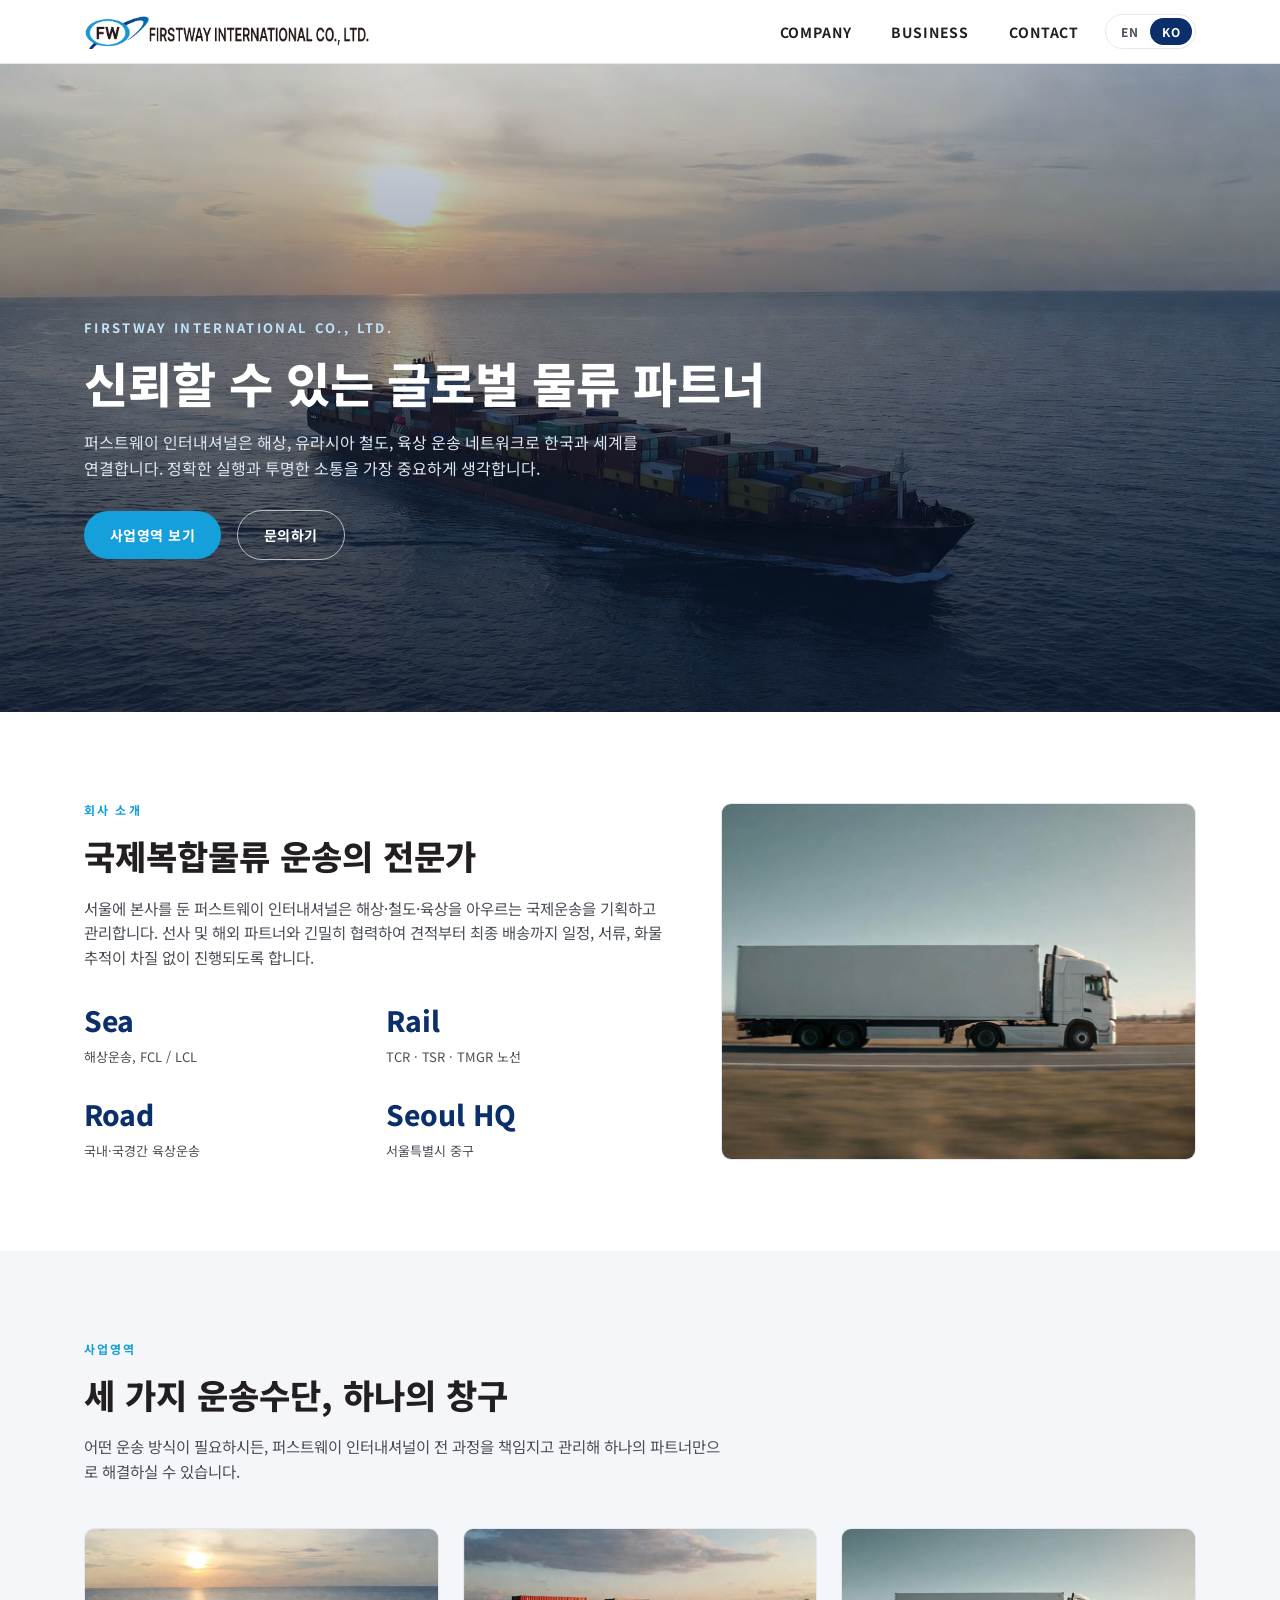
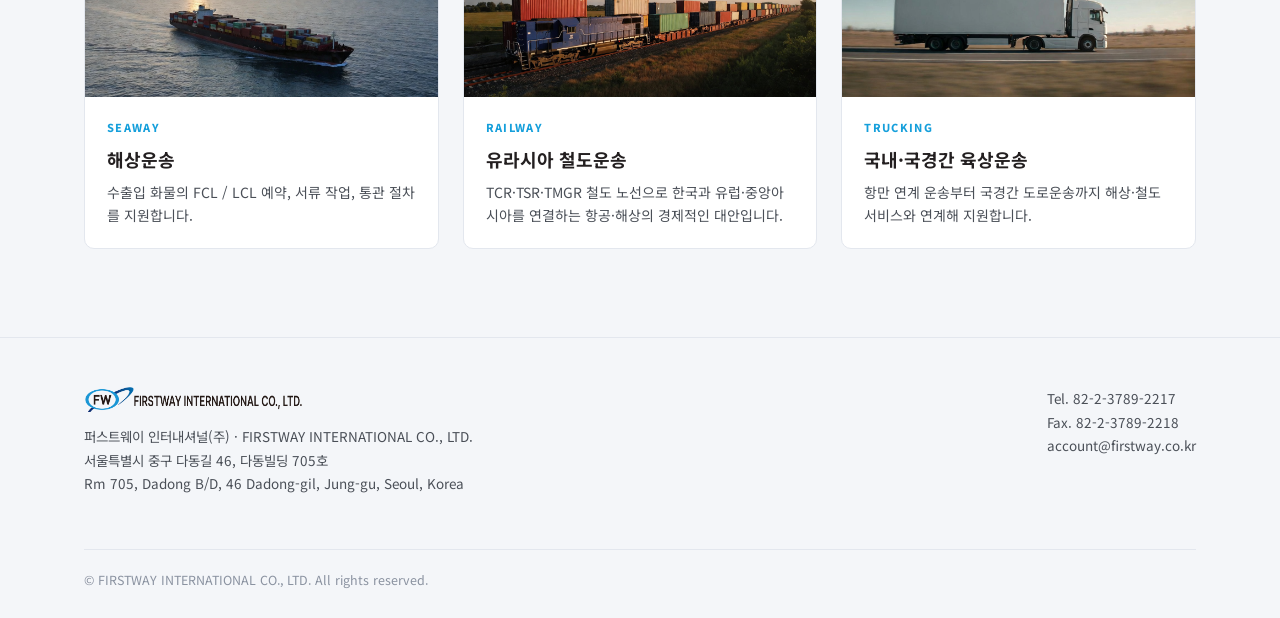
<file: index.html>
<!DOCTYPE html>
<html lang="ko">
<head>
<meta charset="UTF-8">
<meta name="viewport" content="width=device-width, initial-scale=1.0">
<title>FIRSTWAY INTERNATIONAL CO., LTD.</title>
<meta name="description" content="FIRSTWAY INTERNATIONAL CO., LTD. — Seoul-based freight forwarder providing ocean, Eurasian rail, and trucking logistics solutions.">
<link rel="icon" href="assets/logo-icon.png">
<link rel="preconnect" href="https://fonts.googleapis.com">
<link rel="preconnect" href="https://fonts.gstatic.com" crossorigin>
<link href="https://fonts.googleapis.com/css2?family=Inter:wght@400;600;700;800&family=Noto+Sans+KR:wght@400;500;700;900&display=swap" rel="stylesheet">
<link rel="stylesheet" href="css/style.css">
</head>
<body>

<header class="site-header">
  <div class="bar">
    <a class="logo" href="index.html"><img src="assets/logo-lockup.png" alt="FIRSTWAY INTERNATIONAL CO., LTD."></a>
    <div class="bar-right">
      <button class="nav-toggle" aria-label="Toggle navigation" aria-expanded="false">
        <span></span><span></span><span></span>
      </button>
      <nav class="main-nav">
        <ul>
          <li><a href="company.html" data-i18n="nav.company">COMPANY</a></li>
          <li><a href="business.html" data-i18n="nav.business">BUSINESS</a></li>
          <li><a href="contact.html" data-i18n="nav.contact">CONTACT</a></li>
        </ul>
      </nav>
      <div class="lang-switch">
        <button class="lang-btn" data-lang="en">EN</button>
        <button class="lang-btn" data-lang="ko">KO</button>
      </div>
    </div>
  </div>
</header>

<section class="hero" style="background-image:url('assets/firstway_seaway.jpg')">
  <div class="wrap hero-inner">
    <div class="eyebrow">FIRSTWAY INTERNATIONAL CO., LTD.</div>
    <h1 data-i18n="idx.hero.h1">Your Trusted Partner in Global Freight Forwarding</h1>
    <p data-i18n="idx.hero.p">Firstway International connects Korea to the world through ocean, Eurasian rail, and trucking networks — built on precise execution and clear communication at every step.</p>
    <a class="btn btn-primary" href="business.html" data-i18n="idx.hero.btn1">Our Services</a>
    <a class="btn btn-outline" href="contact.html" data-i18n="idx.hero.btn2">Contact Us</a>
  </div>
</section>

<section>
  <div class="wrap intro-grid">
    <div>
      <div class="section-head" style="margin-bottom:0">
        <div class="kicker" data-i18n="idx.who.kicker">WHO WE ARE</div>
        <h2 data-i18n="idx.who.h2">Freight forwarding, handled with care</h2>
        <p data-i18n="idx.who.p">Based in Seoul, Firstway International plans and manages international shipments across sea, rail, and road. We work closely with carriers and partner agents to keep every shipment on schedule, properly documented, and easy to track — from first quote to final delivery.</p>
      </div>
      <div class="stats">
        <div class="stat"><b>Sea</b><span data-i18n="idx.stat.sea">Ocean freight, FCL &amp; LCL</span></div>
        <div class="stat"><b>Rail</b><span data-i18n="idx.stat.rail">TCR · TSR · TMGR corridors</span></div>
        <div class="stat"><b>Road</b><span data-i18n="idx.stat.road">Domestic &amp; cross-border trucking</span></div>
        <div class="stat"><b>Seoul HQ</b><span data-i18n="idx.stat.hq">Jung-gu, Seoul, Korea</span></div>
      </div>
    </div>
    <div class="map-frame" style="aspect-ratio:4/3">
      <img src="assets/firstway_trucking.jpg" alt="Firstway International trucking operations" style="width:100%;height:100%;object-fit:cover">
    </div>
  </div>
</section>

<section class="bg-gray">
  <div class="wrap">
    <div class="section-head">
      <div class="kicker" data-i18n="idx.services.kicker">OUR SERVICES</div>
      <h2 data-i18n="idx.services.h2">Three modes, one point of contact</h2>
      <p data-i18n="idx.services.p">Whichever route your cargo needs, Firstway International manages the full process so you only have to deal with one partner.</p>
    </div>
    <div class="cards">
      <a class="card" href="business.html#seaway">
        <div class="thumb" style="background-image:url('assets/firstway_seaway.jpg')"></div>
        <div class="body">
          <span class="tag">SEAWAY</span>
          <h3 data-i18n="idx.card.seaway.title">Ocean Freight</h3>
          <p data-i18n="idx.card.seaway.desc">FCL &amp; LCL shipments, booking, documentation, and customs coordination for import and export cargo.</p>
        </div>
      </a>
      <a class="card" href="business.html#railway">
        <div class="thumb" style="background-image:url('assets/firstway_railway.jpg')"></div>
        <div class="body">
          <span class="tag">RAILWAY</span>
          <h3 data-i18n="idx.card.railway.title">Eurasian Rail Freight</h3>
          <p data-i18n="idx.card.railway.desc">TCR, TSR, and TMGR rail corridors linking Korea to Europe and Central Asia as a cost-efficient alternative to air and sea.</p>
        </div>
      </a>
      <a class="card" href="business.html#trucking">
        <div class="thumb" style="background-image:url('assets/firstway_trucking.jpg')"></div>
        <div class="body">
          <span class="tag">TRUCKING</span>
          <h3 data-i18n="idx.card.trucking.title">Domestic &amp; Cross-border Trucking</h3>
          <p data-i18n="idx.card.trucking.desc">Door-to-port and cross-border road transport coordinated with our sea and rail services.</p>
        </div>
      </a>
    </div>
  </div>
</section>

<footer class="site-footer">
  <div class="wrap">
    <div>
      <div class="f-logo"><img src="assets/logo-lockup.png" alt="FIRSTWAY INTERNATIONAL CO., LTD."></div>
      <p>퍼스트웨이 인터내셔널(주) · FIRSTWAY INTERNATIONAL CO., LTD.</p>
      <p>서울특별시 중구 다동길 46, 다동빌딩 705호</p>
      <p>Rm 705, Dadong B/D, 46 Dadong-gil, Jung-gu, Seoul, Korea</p>
    </div>
    <div>
      <p>Tel. 82-2-3789-2217</p>
      <p>Fax. 82-2-3789-2218</p>
      <p>account@firstway.co.kr</p>
    </div>
    <div class="copyright">&copy; FIRSTWAY INTERNATIONAL CO., LTD. All rights reserved.</div>
  </div>
</footer>

<script src="js/i18n.js" defer></script>
<script>
document.querySelector('.nav-toggle').addEventListener('click', function(){
  var nav = document.querySelector('.main-nav');
  var open = nav.classList.toggle('open');
  this.setAttribute('aria-expanded', String(open));
});
</script>
</body>
</html>
</file>
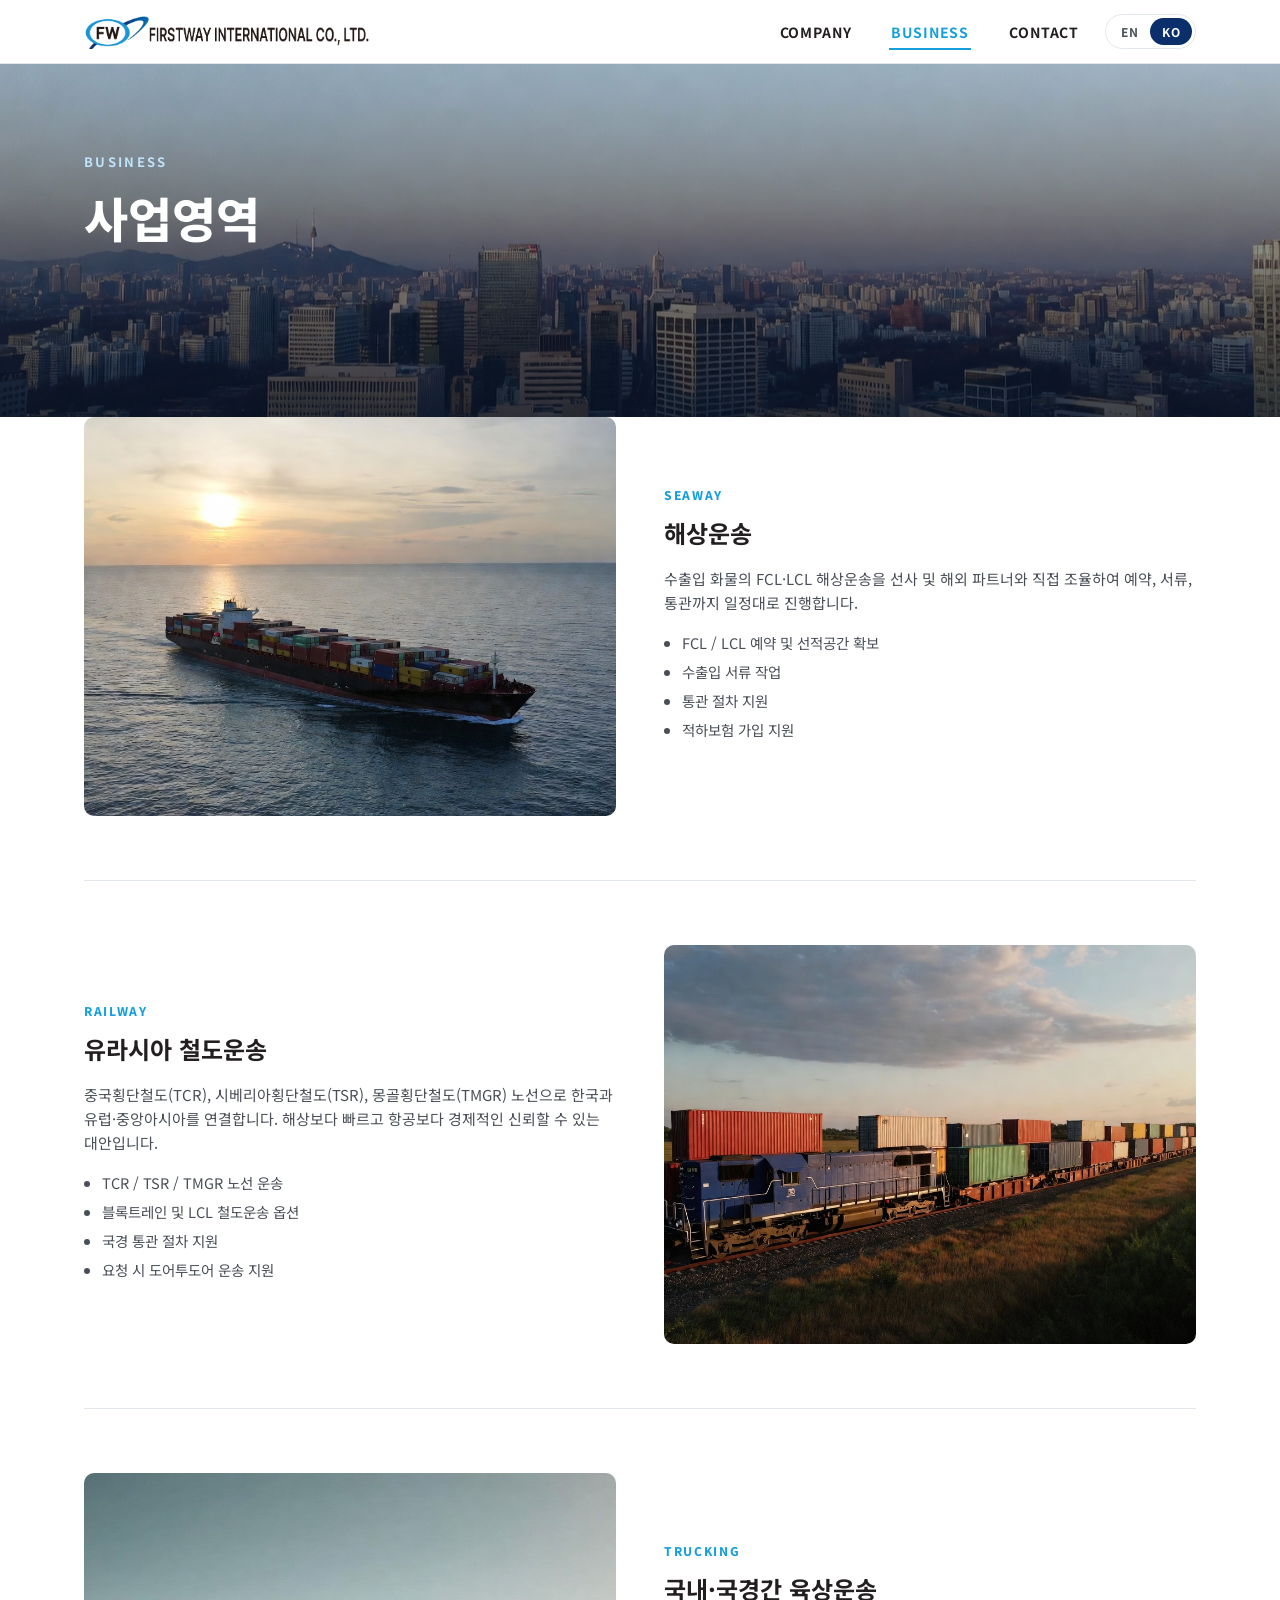
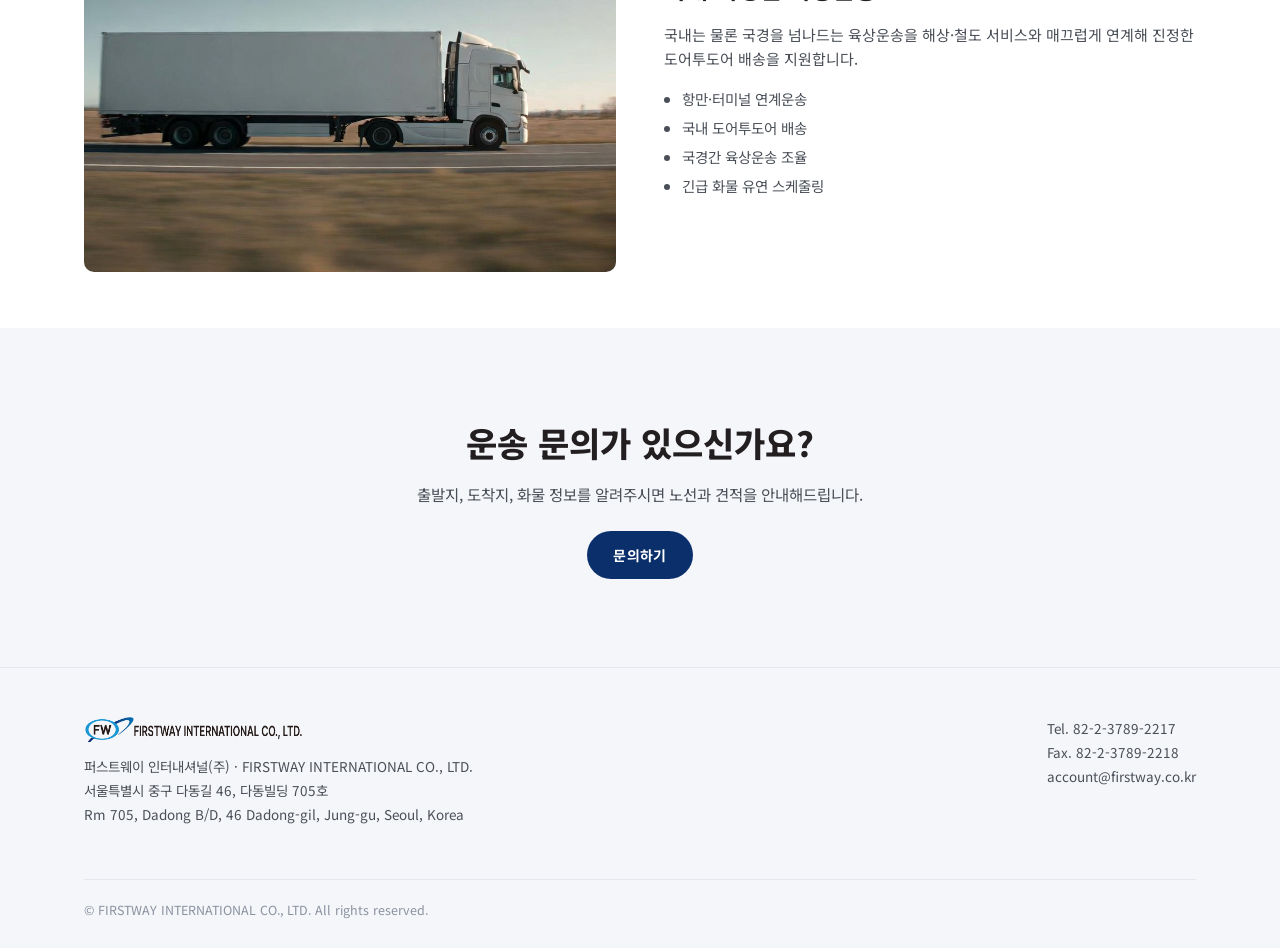
<file: business.html>
<!DOCTYPE html>
<html lang="ko">
<head>
<meta charset="UTF-8">
<meta name="viewport" content="width=device-width, initial-scale=1.0">
<title>BUSINESS :: FIRSTWAY INTERNATIONAL CO., LTD.</title>
<link rel="icon" href="assets/logo-icon.png">
<link rel="preconnect" href="https://fonts.googleapis.com">
<link rel="preconnect" href="https://fonts.gstatic.com" crossorigin>
<link href="https://fonts.googleapis.com/css2?family=Inter:wght@400;600;700;800&family=Noto+Sans+KR:wght@400;500;700;900&display=swap" rel="stylesheet">
<link rel="stylesheet" href="css/style.css">
</head>
<body>

<header class="site-header">
  <div class="bar">
    <a class="logo" href="index.html"><img src="assets/logo-lockup.png" alt="FIRSTWAY INTERNATIONAL CO., LTD."></a>
    <div class="bar-right">
      <button class="nav-toggle" aria-label="Toggle navigation" aria-expanded="false">
        <span></span><span></span><span></span>
      </button>
      <nav class="main-nav">
        <ul>
          <li><a href="company.html" data-i18n="nav.company">COMPANY</a></li>
          <li><a href="business.html" class="active" data-i18n="nav.business">BUSINESS</a></li>
          <li><a href="contact.html" data-i18n="nav.contact">CONTACT</a></li>
        </ul>
      </nav>
      <div class="lang-switch">
        <button class="lang-btn" data-lang="en">EN</button>
        <button class="lang-btn" data-lang="ko">KO</button>
      </div>
    </div>
  </div>
</header>

<section class="hero" style="min-height:38vh;background-image:url('assets/firstway_contact.jpg')">
  <div class="wrap hero-inner">
    <div class="eyebrow">BUSINESS</div>
    <h1 data-i18n="business.hero.h1">Our Services</h1>
  </div>
</section>

<section class="tight">
  <div class="wrap">

    <div class="biz-block" id="seaway">
      <div class="media" style="background-image:url('assets/firstway_seaway.jpg')"></div>
      <div>
        <span class="tag">SEAWAY</span>
        <h3 data-i18n="business.seaway.title">Ocean Freight</h3>
        <p data-i18n="business.seaway.desc">We arrange FCL and LCL ocean shipments for import and export cargo, coordinating directly with carriers and overseas agents to keep bookings, documentation, and customs clearance moving on schedule.</p>
        <ul>
          <li data-i18n="business.seaway.li1">FCL / LCL booking and space allocation</li>
          <li data-i18n="business.seaway.li2">Export &amp; import documentation</li>
          <li data-i18n="business.seaway.li3">Customs clearance coordination</li>
          <li data-i18n="business.seaway.li4">Cargo insurance arrangement</li>
        </ul>
      </div>
    </div>

    <div class="biz-block reverse" id="railway">
      <div class="media" style="background-image:url('assets/firstway_railway.jpg')"></div>
      <div>
        <span class="tag">RAILWAY</span>
        <h3 data-i18n="business.railway.title">Eurasian Rail Freight</h3>
        <p data-i18n="business.railway.desc">Our rail freight service connects Korea to Europe and Central Asia via the China Trans-continental Railway (TCR), Trans-Siberian Railway (TSR), and Trans-Mongolian Railway (TMGR) — a reliable middle ground between ocean and air, with transit times that beat sea freight at a fraction of air freight cost.</p>
        <ul>
          <li data-i18n="business.railway.li1">TCR / TSR / TMGR corridor routing</li>
          <li data-i18n="business.railway.li2">Block train &amp; LCL rail options</li>
          <li data-i18n="business.railway.li3">Cross-border customs coordination</li>
          <li data-i18n="business.railway.li4">Door-to-door arrangement on request</li>
        </ul>
      </div>
    </div>

    <div class="biz-block" id="trucking">
      <div class="media" style="background-image:url('assets/firstway_trucking.jpg')"></div>
      <div>
        <span class="tag">TRUCKING</span>
        <h3 data-i18n="business.trucking.title">Domestic &amp; Cross-border Trucking</h3>
        <p data-i18n="business.trucking.desc">We coordinate road transport within Korea and across borders, linking seamlessly with our ocean and rail services for true door-to-door delivery.</p>
        <ul>
          <li data-i18n="business.trucking.li1">Port &amp; terminal drayage</li>
          <li data-i18n="business.trucking.li2">Domestic door-to-door delivery</li>
          <li data-i18n="business.trucking.li3">Cross-border trucking coordination</li>
          <li data-i18n="business.trucking.li4">Flexible scheduling for time-sensitive cargo</li>
        </ul>
      </div>
    </div>

  </div>
</section>

<section class="bg-gray">
  <div class="wrap" style="text-align:center">
    <div class="section-head" style="margin:0 auto 24px;text-align:center">
      <h2 data-i18n="business.cta.h2">Have a shipment in mind?</h2>
      <p style="margin:0 auto" data-i18n="business.cta.p">Tell us the origin, destination, and cargo details — we'll get back to you with a routing option and quote.</p>
    </div>
    <a class="btn btn-navy" href="contact.html" data-i18n="business.cta.btn">Contact Us</a>
  </div>
</section>

<footer class="site-footer">
  <div class="wrap">
    <div>
      <div class="f-logo"><img src="assets/logo-lockup.png" alt="FIRSTWAY INTERNATIONAL CO., LTD."></div>
      <p>퍼스트웨이 인터내셔널(주) · FIRSTWAY INTERNATIONAL CO., LTD.</p>
      <p>서울특별시 중구 다동길 46, 다동빌딩 705호</p>
      <p>Rm 705, Dadong B/D, 46 Dadong-gil, Jung-gu, Seoul, Korea</p>
    </div>
    <div>
      <p>Tel. 82-2-3789-2217</p>
      <p>Fax. 82-2-3789-2218</p>
      <p>account@firstway.co.kr</p>
    </div>
    <div class="copyright">&copy; FIRSTWAY INTERNATIONAL CO., LTD. All rights reserved.</div>
  </div>
</footer>

<script src="js/i18n.js" defer></script>
<script>
document.querySelector('.nav-toggle').addEventListener('click', function(){
  var nav = document.querySelector('.main-nav');
  var open = nav.classList.toggle('open');
  this.setAttribute('aria-expanded', String(open));
});
</script>
</body>
</html>
</file>
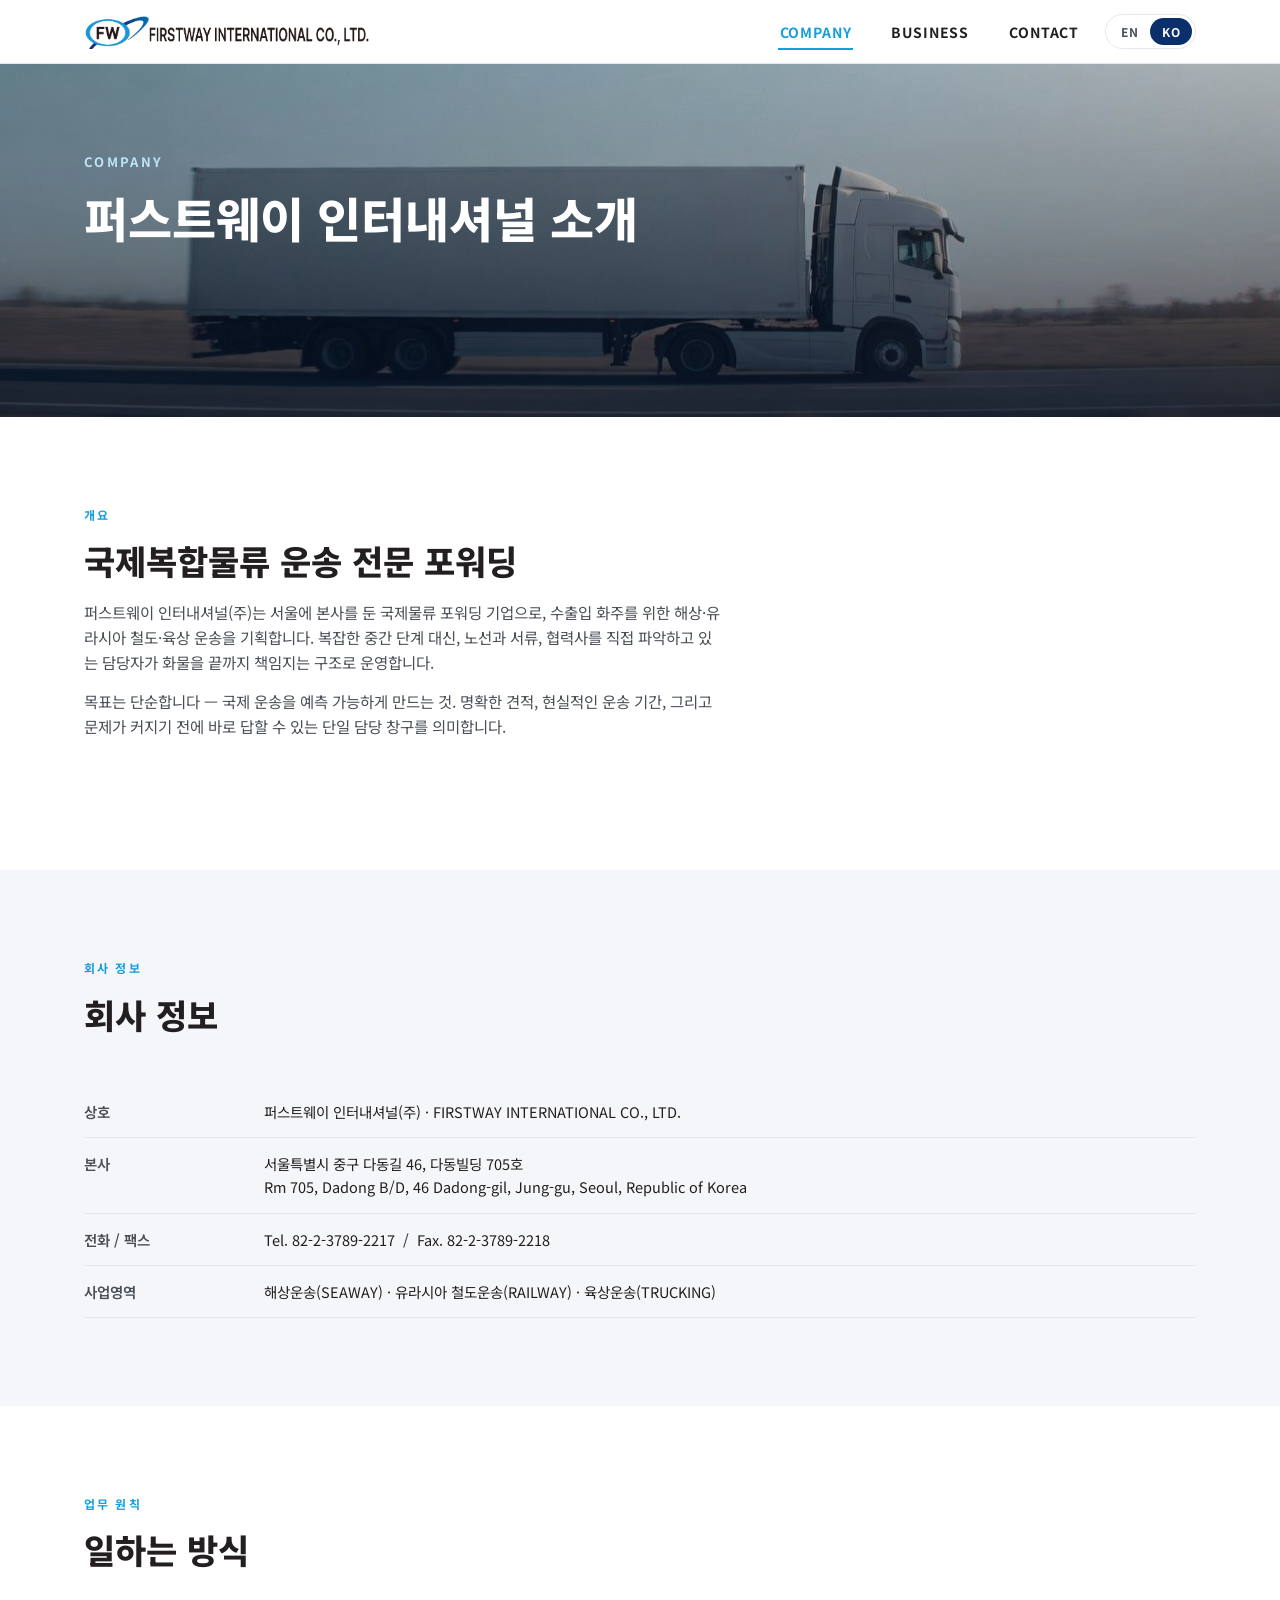
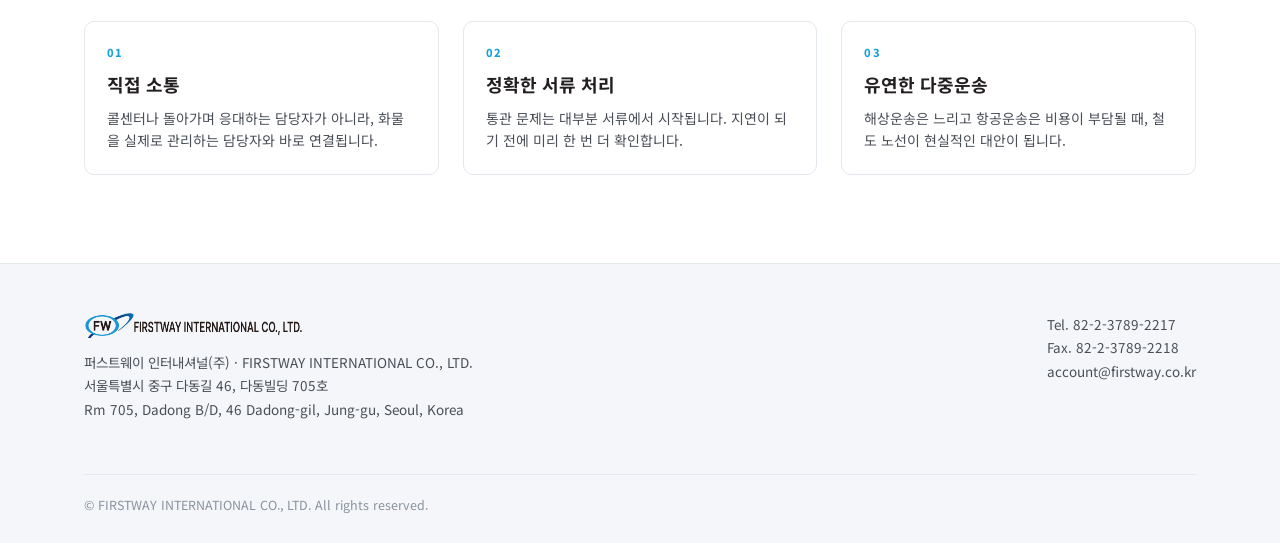
<file: company.html>
<!DOCTYPE html>
<html lang="ko">
<head>
<meta charset="UTF-8">
<meta name="viewport" content="width=device-width, initial-scale=1.0">
<title>COMPANY :: FIRSTWAY INTERNATIONAL CO., LTD.</title>
<link rel="icon" href="assets/logo-icon.png">
<link rel="preconnect" href="https://fonts.googleapis.com">
<link rel="preconnect" href="https://fonts.gstatic.com" crossorigin>
<link href="https://fonts.googleapis.com/css2?family=Inter:wght@400;600;700;800&family=Noto+Sans+KR:wght@400;500;700;900&display=swap" rel="stylesheet">
<link rel="stylesheet" href="css/style.css">
</head>
<body>

<header class="site-header">
  <div class="bar">
    <a class="logo" href="index.html"><img src="assets/logo-lockup.png" alt="FIRSTWAY INTERNATIONAL CO., LTD."></a>
    <div class="bar-right">
      <button class="nav-toggle" aria-label="Toggle navigation" aria-expanded="false">
        <span></span><span></span><span></span>
      </button>
      <nav class="main-nav">
        <ul>
          <li><a href="company.html" class="active" data-i18n="nav.company">COMPANY</a></li>
          <li><a href="business.html" data-i18n="nav.business">BUSINESS</a></li>
          <li><a href="contact.html" data-i18n="nav.contact">CONTACT</a></li>
        </ul>
      </nav>
      <div class="lang-switch">
        <button class="lang-btn" data-lang="en">EN</button>
        <button class="lang-btn" data-lang="ko">KO</button>
      </div>
    </div>
  </div>
</header>

<section class="hero" style="min-height:38vh;background-image:url('assets/firstway_trucking.jpg')">
  <div class="wrap hero-inner">
    <div class="eyebrow">COMPANY</div>
    <h1 data-i18n="company.hero.h1">About Firstway International</h1>
  </div>
</section>

<section>
  <div class="wrap">
    <div class="section-head">
      <div class="kicker" data-i18n="company.overview.kicker">OVERVIEW</div>
      <h2 data-i18n="company.overview.h2">A focused freight forwarder, built for clarity</h2>
      <p data-i18n="company.overview.p1">Firstway International Co., Ltd. is a Seoul-based freight forwarding company organizing ocean, Eurasian rail, and trucking shipments for importers and exporters. We keep our operation lean by design — every shipment is handled directly by people who know the routing, the paperwork, and the partners involved, rather than passed through layers of coordination.</p>
      <p style="margin-top:14px" data-i18n="company.overview.p2">Our goal is simple: make international shipping predictable. That means clear quotes, realistic transit times, and a single point of contact who can answer questions before they become problems.</p>
    </div>
  </div>
</section>

<section class="bg-gray">
  <div class="wrap">
    <div class="section-head">
      <div class="kicker" data-i18n="company.info.kicker">COMPANY INFO</div>
      <h2 data-i18n="company.info.h2">Company Information</h2>
    </div>
    <table class="fact-table">
      <tr><th data-i18n="company.fact.name">Company Name</th><td>퍼스트웨이 인터내셔널(주) · FIRSTWAY INTERNATIONAL CO., LTD.</td></tr>
      <tr><th data-i18n="company.fact.hq">Headquarters</th><td>서울특별시 중구 다동길 46, 다동빌딩 705호<br>Rm 705, Dadong B/D, 46 Dadong-gil, Jung-gu, Seoul, Republic of Korea</td></tr>
      <tr><th data-i18n="company.fact.tel">Tel / Fax</th><td>Tel. 82-2-3789-2217 &nbsp;/&nbsp; Fax. 82-2-3789-2218</td></tr>
      <tr><th data-i18n="company.fact.lines">Business Lines</th><td data-i18n="company.fact.lines.value">Ocean Freight (SEAWAY) · Eurasian Rail Freight (RAILWAY) · Trucking (TRUCKING)</td></tr>
    </table>
  </div>
</section>

<section>
  <div class="wrap">
    <div class="section-head">
      <div class="kicker" data-i18n="company.approach.kicker">OUR APPROACH</div>
      <h2 data-i18n="company.approach.h2">What guides how we work</h2>
    </div>
    <div class="cards">
      <div class="card">
        <div class="body">
          <span class="tag">01</span>
          <h3 data-i18n="company.approach.c1.title">Direct Communication</h3>
          <p data-i18n="company.approach.c1.desc">You reach the person actually managing your shipment — not a call center or a rotating account list.</p>
        </div>
      </div>
      <div class="card">
        <div class="body">
          <span class="tag">02</span>
          <h3 data-i18n="company.approach.c2.title">Accurate Documentation</h3>
          <p data-i18n="company.approach.c2.desc">Customs issues usually start with paperwork. We double-check documentation before it becomes a delay.</p>
        </div>
      </div>
      <div class="card">
        <div class="body">
          <span class="tag">03</span>
          <h3 data-i18n="company.approach.c3.title">Multi-modal Flexibility</h3>
          <p data-i18n="company.approach.c3.desc">When sea freight is too slow and air is too costly, our rail corridors offer a practical middle ground.</p>
        </div>
      </div>
    </div>
  </div>
</section>

<footer class="site-footer">
  <div class="wrap">
    <div>
      <div class="f-logo"><img src="assets/logo-lockup.png" alt="FIRSTWAY INTERNATIONAL CO., LTD."></div>
      <p>퍼스트웨이 인터내셔널(주) · FIRSTWAY INTERNATIONAL CO., LTD.</p>
      <p>서울특별시 중구 다동길 46, 다동빌딩 705호</p>
      <p>Rm 705, Dadong B/D, 46 Dadong-gil, Jung-gu, Seoul, Korea</p>
    </div>
    <div>
      <p>Tel. 82-2-3789-2217</p>
      <p>Fax. 82-2-3789-2218</p>
      <p>account@firstway.co.kr</p>
    </div>
    <div class="copyright">&copy; FIRSTWAY INTERNATIONAL CO., LTD. All rights reserved.</div>
  </div>
</footer>

<script src="js/i18n.js" defer></script>
<script>
document.querySelector('.nav-toggle').addEventListener('click', function(){
  var nav = document.querySelector('.main-nav');
  var open = nav.classList.toggle('open');
  this.setAttribute('aria-expanded', String(open));
});
</script>
</body>
</html>
</file>
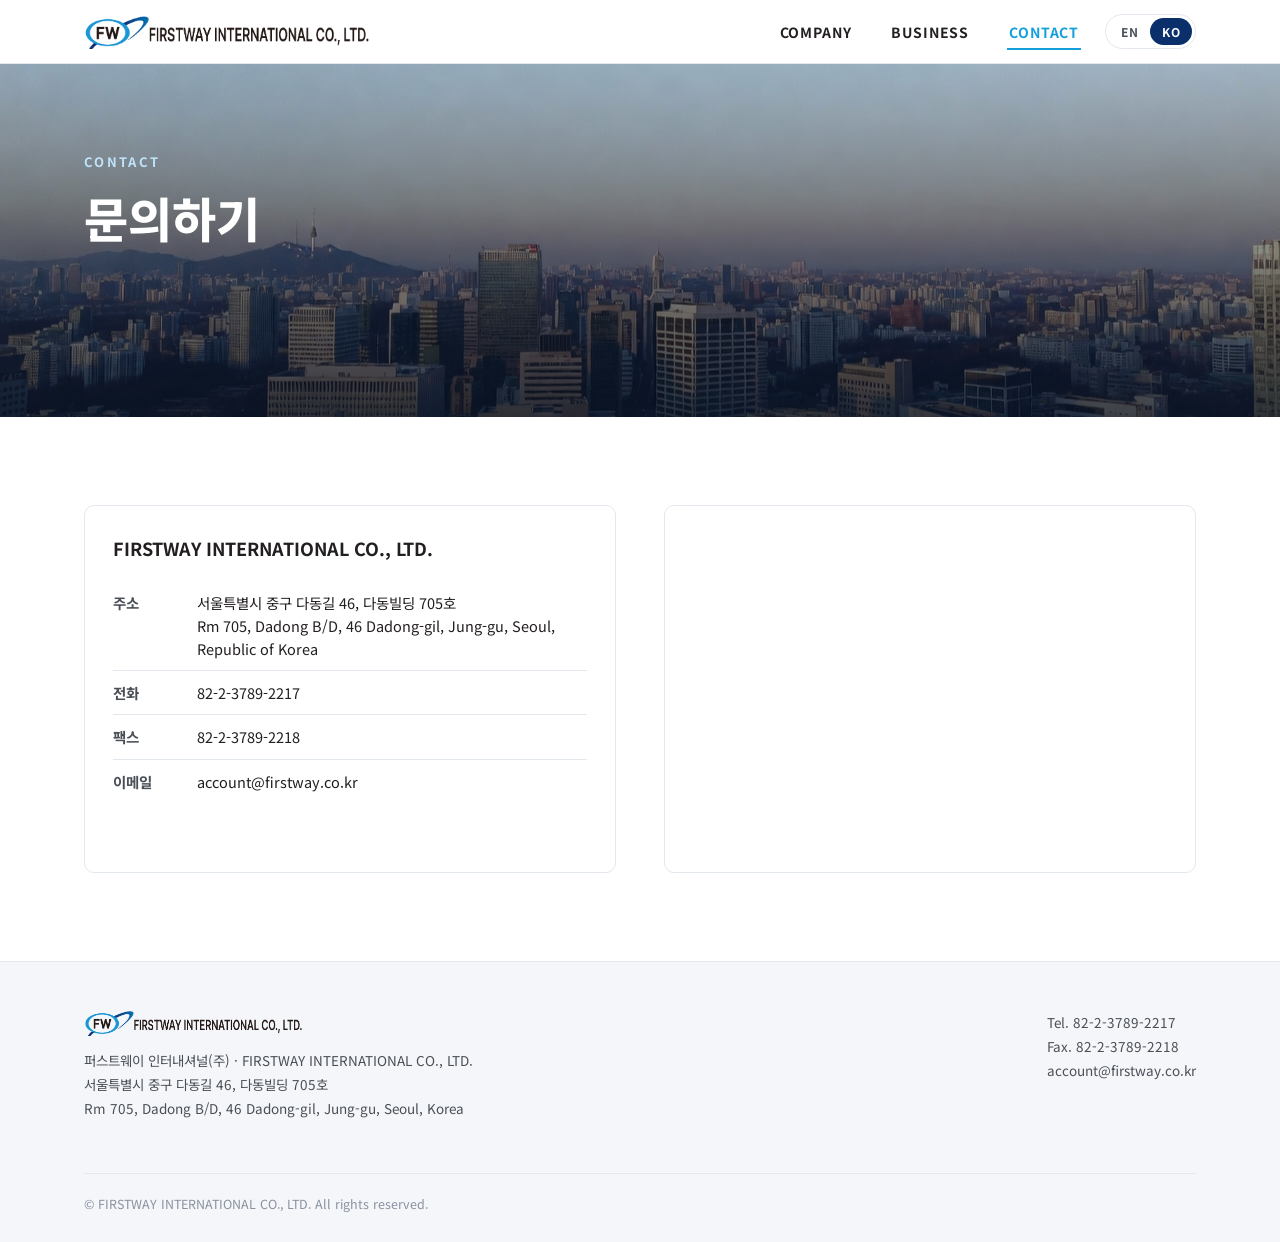
<file: contact.html>
<!DOCTYPE html>
<html lang="ko">
<head>
<meta charset="UTF-8">
<meta name="viewport" content="width=device-width, initial-scale=1.0">
<title>CONTACT :: FIRSTWAY INTERNATIONAL CO., LTD.</title>
<link rel="icon" href="assets/logo-icon.png">
<link rel="preconnect" href="https://fonts.googleapis.com">
<link rel="preconnect" href="https://fonts.gstatic.com" crossorigin>
<link href="https://fonts.googleapis.com/css2?family=Inter:wght@400;600;700;800&family=Noto+Sans+KR:wght@400;500;700;900&display=swap" rel="stylesheet">
<link rel="stylesheet" href="css/style.css">
</head>
<body>

<header class="site-header">
  <div class="bar">
    <a class="logo" href="index.html"><img src="assets/logo-lockup.png" alt="FIRSTWAY INTERNATIONAL CO., LTD."></a>
    <div class="bar-right">
      <button class="nav-toggle" aria-label="Toggle navigation" aria-expanded="false">
        <span></span><span></span><span></span>
      </button>
      <nav class="main-nav">
        <ul>
          <li><a href="company.html" data-i18n="nav.company">COMPANY</a></li>
          <li><a href="business.html" data-i18n="nav.business">BUSINESS</a></li>
          <li><a href="contact.html" class="active" data-i18n="nav.contact">CONTACT</a></li>
        </ul>
      </nav>
      <div class="lang-switch">
        <button class="lang-btn" data-lang="en">EN</button>
        <button class="lang-btn" data-lang="ko">KO</button>
      </div>
    </div>
  </div>
</header>

<section class="hero" style="min-height:38vh;background-image:url('assets/firstway_contact.jpg')">
  <div class="wrap hero-inner">
    <div class="eyebrow">CONTACT</div>
    <h1 data-i18n="contact.hero.h1">Get in Touch</h1>
  </div>
</section>

<section>
  <div class="wrap contact-grid">
    <div class="contact-card">
      <h3>FIRSTWAY INTERNATIONAL CO., LTD.</h3>
      <div class="contact-row"><b data-i18n="contact.label.address">Address</b><span>서울특별시 중구 다동길 46, 다동빌딩 705호<br>Rm 705, Dadong B/D, 46 Dadong-gil, Jung-gu, Seoul, Republic of Korea</span></div>
      <div class="contact-row"><b data-i18n="contact.label.tel">Tel</b><span>82-2-3789-2217</span></div>
      <div class="contact-row"><b data-i18n="contact.label.fax">Fax</b><span>82-2-3789-2218</span></div>
      <div class="contact-row"><b data-i18n="contact.label.email">Email</b><span><a href="mailto:account@firstway.co.kr">account@firstway.co.kr</a></span></div>
    </div>
    <div class="map-frame">
      <iframe src="https://www.google.com/maps?q=%EC%84%9C%EC%9A%B8%ED%8A%B9%EB%B3%84%EC%8B%9C%20%EC%A4%91%EA%B5%AC%20%EB%8B%A4%EB%8F%99%EA%B8%B8%2046&output=embed" loading="lazy" referrerpolicy="no-referrer-when-downgrade" title="Firstway International location"></iframe>
    </div>
  </div>
</section>

<footer class="site-footer">
  <div class="wrap">
    <div>
      <div class="f-logo"><img src="assets/logo-lockup.png" alt="FIRSTWAY INTERNATIONAL CO., LTD."></div>
      <p>퍼스트웨이 인터내셔널(주) · FIRSTWAY INTERNATIONAL CO., LTD.</p>
      <p>서울특별시 중구 다동길 46, 다동빌딩 705호</p>
      <p>Rm 705, Dadong B/D, 46 Dadong-gil, Jung-gu, Seoul, Korea</p>
    </div>
    <div>
      <p>Tel. 82-2-3789-2217</p>
      <p>Fax. 82-2-3789-2218</p>
      <p>account@firstway.co.kr</p>
    </div>
    <div class="copyright">&copy; FIRSTWAY INTERNATIONAL CO., LTD. All rights reserved.</div>
  </div>
</footer>

<script src="js/i18n.js" defer></script>
<script>
document.querySelector('.nav-toggle').addEventListener('click', function(){
  var nav = document.querySelector('.main-nav');
  var open = nav.classList.toggle('open');
  this.setAttribute('aria-expanded', String(open));
});
</script>
</body>
</html>
</file>
<file: css/style.css>
/* FIRSTWAY INTERNATIONAL CO., LTD. — site stylesheet */

:root {
  --navy: #0a2f6b;
  --blue: #159fdb;
  --ink: #231f20;
  --gray-700: #4a4f57;
  --gray-400: #8a92a0;
  --gray-100: #f4f6f9;
  --border: #e3e7ee;
  --white: #ffffff;
  --radius: 10px;
  --max: 1160px;
}

* { box-sizing: border-box; }

html { scroll-behavior: smooth; }

body {
  margin: 0;
  font-family: "Noto Sans KR", "Inter", -apple-system, BlinkMacSystemFont, sans-serif;
  color: var(--ink);
  background: var(--white);
  line-height: 1.6;
  -webkit-font-smoothing: antialiased;
}

img { max-width: 100%; display: block; }

a { color: inherit; text-decoration: none; }

.wrap { max-width: var(--max); margin: 0 auto; padding: 0 24px; }

/* Header */
header.site-header {
  position: sticky;
  top: 0;
  z-index: 50;
  background: rgba(255, 255, 255, 0.96);
  backdrop-filter: blur(6px);
  border-bottom: 1px solid var(--border);
}

.site-header .bar {
  max-width: var(--max);
  margin: 0 auto;
  padding: 14px 24px;
  display: flex;
  align-items: center;
  justify-content: space-between;
  gap: 24px;
}

.bar-right { display: flex; align-items: center; gap: 24px; }

.lang-switch {
  display: flex;
  align-items: center;
  border: 1px solid var(--border);
  border-radius: 999px;
  padding: 3px;
  flex-shrink: 0;
}
.lang-btn {
  border: 0;
  background: transparent;
  font-family: inherit;
  font-size: 12px;
  font-weight: 700;
  letter-spacing: 0.04em;
  padding: 5px 12px;
  border-radius: 999px;
  cursor: pointer;
  color: var(--gray-700);
}
.lang-btn.active { background: var(--navy); color: #fff; }

.site-header .logo img { height: 34px; }

nav.main-nav ul {
  list-style: none;
  display: flex;
  gap: 36px;
  margin: 0;
  padding: 0;
}

nav.main-nav a {
  font-size: 14px;
  font-weight: 700;
  letter-spacing: 0.06em;
  color: var(--ink);
  padding: 6px 2px;
  border-bottom: 2px solid transparent;
  transition: border-color .15s, color .15s;
}

nav.main-nav a:hover,
nav.main-nav a.active {
  color: var(--blue);
  border-color: var(--blue);
}

/* Hero */
.hero {
  position: relative;
  min-height: 72vh;
  display: flex;
  align-items: flex-end;
  background-size: cover;
  background-position: center;
  color: var(--white);
}

.hero::after {
  content: "";
  position: absolute;
  inset: 0;
  background: linear-gradient(180deg, rgba(10,47,107,.15) 0%, rgba(8,20,40,.78) 100%);
}

.hero .hero-inner {
  position: relative;
  z-index: 1;
  padding-bottom: 64px;
  width: 100%;
}

.hero .eyebrow {
  font-size: 13px;
  font-weight: 700;
  letter-spacing: 0.18em;
  color: #bfe3f9;
  margin-bottom: 14px;
}

.hero h1 {
  font-size: clamp(28px, 4.2vw, 48px);
  line-height: 1.25;
  margin: 0 0 18px;
  font-weight: 800;
  max-width: 720px;
}

.hero p {
  font-size: 16px;
  color: #dbe6f2;
  max-width: 560px;
  margin: 0 0 28px;
}

.btn {
  display: inline-block;
  padding: 13px 26px;
  border-radius: 999px;
  font-size: 14px;
  font-weight: 700;
  letter-spacing: 0.03em;
  transition: transform .15s, background .15s, color .15s;
}

.btn-primary { background: var(--blue); color: var(--white); }
.btn-primary:hover { background: #0e86bd; transform: translateY(-1px); }

.btn-outline { background: transparent; color: var(--white); border: 1.5px solid rgba(255,255,255,.65); margin-left: 12px; }
.btn-outline:hover { background: rgba(255,255,255,.12); }

/* Sections */
section { padding: 88px 0; }
section.tight { padding: 0 0 56px; }
.section-head { margin-bottom: 44px; max-width: 640px; }
.section-head .kicker {
  font-size: 12px;
  font-weight: 700;
  letter-spacing: 0.18em;
  color: var(--blue);
  margin-bottom: 10px;
}
.section-head h2 { font-size: clamp(24px, 3vw, 34px); margin: 0 0 12px; font-weight: 800; }
.section-head p { color: var(--gray-700); margin: 0; font-size: 15.5px; }

.bg-gray { background: var(--gray-100); }

/* Intro grid on homepage */
.intro-grid {
  display: grid;
  grid-template-columns: 1.1fr 0.9fr;
  gap: 56px;
  align-items: center;
}
.intro-grid .stats {
  display: grid;
  grid-template-columns: 1fr 1fr;
  gap: 24px;
  margin-top: 28px;
}
.stat b { display: block; font-size: 28px; color: var(--navy); font-weight: 800; }
.stat span { font-size: 13px; color: var(--gray-700); }

/* Service cards */
.cards {
  display: grid;
  grid-template-columns: repeat(3, 1fr);
  gap: 24px;
}

.card {
  border: 1px solid var(--border);
  border-radius: var(--radius);
  overflow: hidden;
  background: var(--white);
  transition: box-shadow .2s, transform .2s;
}
.card:hover { box-shadow: 0 16px 40px rgba(10,47,107,.1); transform: translateY(-3px); }

.card .thumb {
  height: 168px;
  background-size: cover;
  background-position: center;
}
.card .thumb.railway {
  background: linear-gradient(135deg, var(--navy), var(--blue));
  display: flex;
  align-items: center;
  justify-content: center;
}
.card .thumb.railway span { color: #fff; font-weight: 800; font-size: 13px; letter-spacing: .14em; opacity: .85; }

.card .body { padding: 22px; }
.card .tag { font-size: 11px; font-weight: 800; letter-spacing: .12em; color: var(--blue); margin-bottom: 8px; display: block; }
.card h3 { margin: 0 0 8px; font-size: 18px; }
.card p { margin: 0; font-size: 14px; color: var(--gray-700); }

/* Business page detail blocks */
.biz-block {
  display: grid;
  grid-template-columns: 1fr 1fr;
  gap: 48px;
  align-items: center;
  padding: 64px 0;
  border-bottom: 1px solid var(--border);
  scroll-margin-top: 80px;
}
.biz-block:first-child { padding-top: 0; }
.biz-block:last-child { border-bottom: none; padding-bottom: 0; }
.biz-block.reverse { direction: rtl; }
.biz-block.reverse > * { direction: ltr; }
.biz-block .media {
  border-radius: var(--radius);
  overflow: hidden;
  aspect-ratio: 4/3;
  background-size: cover;
  background-position: center;
}
.biz-block .media.railway {
  background: linear-gradient(135deg, var(--navy), var(--blue));
  display: flex;
  align-items: center;
  justify-content: center;
}
.biz-block .media.railway span { color: #fff; font-weight: 800; letter-spacing: .16em; font-size: 14px; opacity: .9; }
.biz-block .tag { font-size: 12px; font-weight: 800; letter-spacing: .14em; color: var(--blue); margin-bottom: 10px; display: block; }
.biz-block h3 { font-size: 24px; margin: 0 0 14px; }
.biz-block p { color: var(--gray-700); margin: 0 0 16px; font-size: 15px; }
.biz-block ul { margin: 0; padding-left: 18px; color: var(--gray-700); font-size: 14.5px; }
.biz-block li { margin-bottom: 6px; }

/* Company page */
.fact-table { width: 100%; border-collapse: collapse; font-size: 14.5px; }
.fact-table tr { border-bottom: 1px solid var(--border); }
.fact-table th, .fact-table td { text-align: left; padding: 14px 0; vertical-align: top; }
.fact-table th { width: 180px; color: var(--gray-700); font-weight: 600; }

/* Contact */
.contact-grid {
  display: grid;
  grid-template-columns: 1fr 1fr;
  gap: 48px;
}
.contact-card {
  border: 1px solid var(--border);
  border-radius: var(--radius);
  padding: 28px;
}
.contact-card h3 { margin: 0 0 18px; font-size: 18px; }
.contact-row { display: flex; gap: 14px; padding: 10px 0; border-bottom: 1px solid var(--border); font-size: 14.5px; }
.contact-row:last-child { border-bottom: none; }
.contact-row b { width: 70px; color: var(--gray-700); flex-shrink: 0; }
.map-frame { border-radius: var(--radius); overflow: hidden; border: 1px solid var(--border); }
.map-frame iframe { width: 100%; height: 100%; min-height: 360px; border: 0; }

/* Focus accessibility */
a:focus-visible,
button:focus-visible {
  outline: 2px solid var(--blue);
  outline-offset: 3px;
  border-radius: 3px;
}

/* Button variant: navy */
.btn-navy { background: var(--navy); color: var(--white); }
.btn-navy:hover { background: #0b2456; transform: translateY(-1px); }

/* Mobile hamburger toggle */
.nav-toggle {
  display: none;
  flex-direction: column;
  justify-content: center;
  gap: 5px;
  background: none;
  border: none;
  cursor: pointer;
  padding: 6px 4px;
  line-height: 0;
}
.nav-toggle span {
  display: block;
  width: 22px;
  height: 2px;
  background: var(--ink);
  border-radius: 2px;
  transition: transform .2s, opacity .2s;
}
.nav-toggle[aria-expanded="true"] span:nth-child(1) {
  transform: translateY(7px) rotate(45deg);
}
.nav-toggle[aria-expanded="true"] span:nth-child(2) {
  opacity: 0;
}
.nav-toggle[aria-expanded="true"] span:nth-child(3) {
  transform: translateY(-7px) rotate(-45deg);
}

/* Footer */
footer.site-footer {
  background: var(--gray-100);
  color: var(--gray-700);
  padding: 48px 0 28px;
  font-size: 13.5px;
  border-top: 1px solid var(--border);
}
footer.site-footer .wrap {
  display: flex;
  justify-content: space-between;
  align-items: flex-start;
  flex-wrap: wrap;
  gap: 24px;
}
footer.site-footer .f-logo img { height: 26px; margin-bottom: 14px; }
footer.site-footer p { margin: 2px 0; color: var(--gray-700); }
footer.site-footer .copyright {
  margin-top: 28px;
  padding-top: 20px;
  border-top: 1px solid var(--border);
  color: var(--gray-400);
  font-size: 12.5px;
  width: 100%;
}

/* Responsive */
@media (max-width: 860px) {
  nav.main-nav ul { gap: 20px; }
  .intro-grid, .contact-grid { grid-template-columns: 1fr; }
  .cards { grid-template-columns: 1fr; }
  .biz-block, .biz-block.reverse { grid-template-columns: 1fr; direction: ltr; padding: 44px 0; }
  .biz-block:first-child { padding-top: 0; }
  .biz-block:last-child { padding-bottom: 0; }
  .hero { min-height: 60vh; }
}

@media (max-width: 640px) {
  .nav-toggle { display: flex; }

  nav.main-nav {
    display: none;
    position: absolute;
    top: 100%;
    left: 0;
    right: 0;
    background: rgba(255,255,255,.98);
    backdrop-filter: blur(6px);
    border-bottom: 1px solid var(--border);
    box-shadow: 0 6px 24px rgba(10,47,107,.1);
    padding: 0 24px 16px;
    z-index: 100;
  }
  nav.main-nav.open { display: block; }
  nav.main-nav ul { flex-direction: column; gap: 0; }
  nav.main-nav li:not(:last-child) { border-bottom: 1px solid var(--border); }
  nav.main-nav a { display: block; padding: 12px 2px; font-size: 14px; }
}

@media (max-width: 560px) {
  .site-header .bar { padding: 12px 16px; }
  section { padding: 56px 0; }
  footer.site-footer .wrap { flex-direction: column; }
}
</file>
